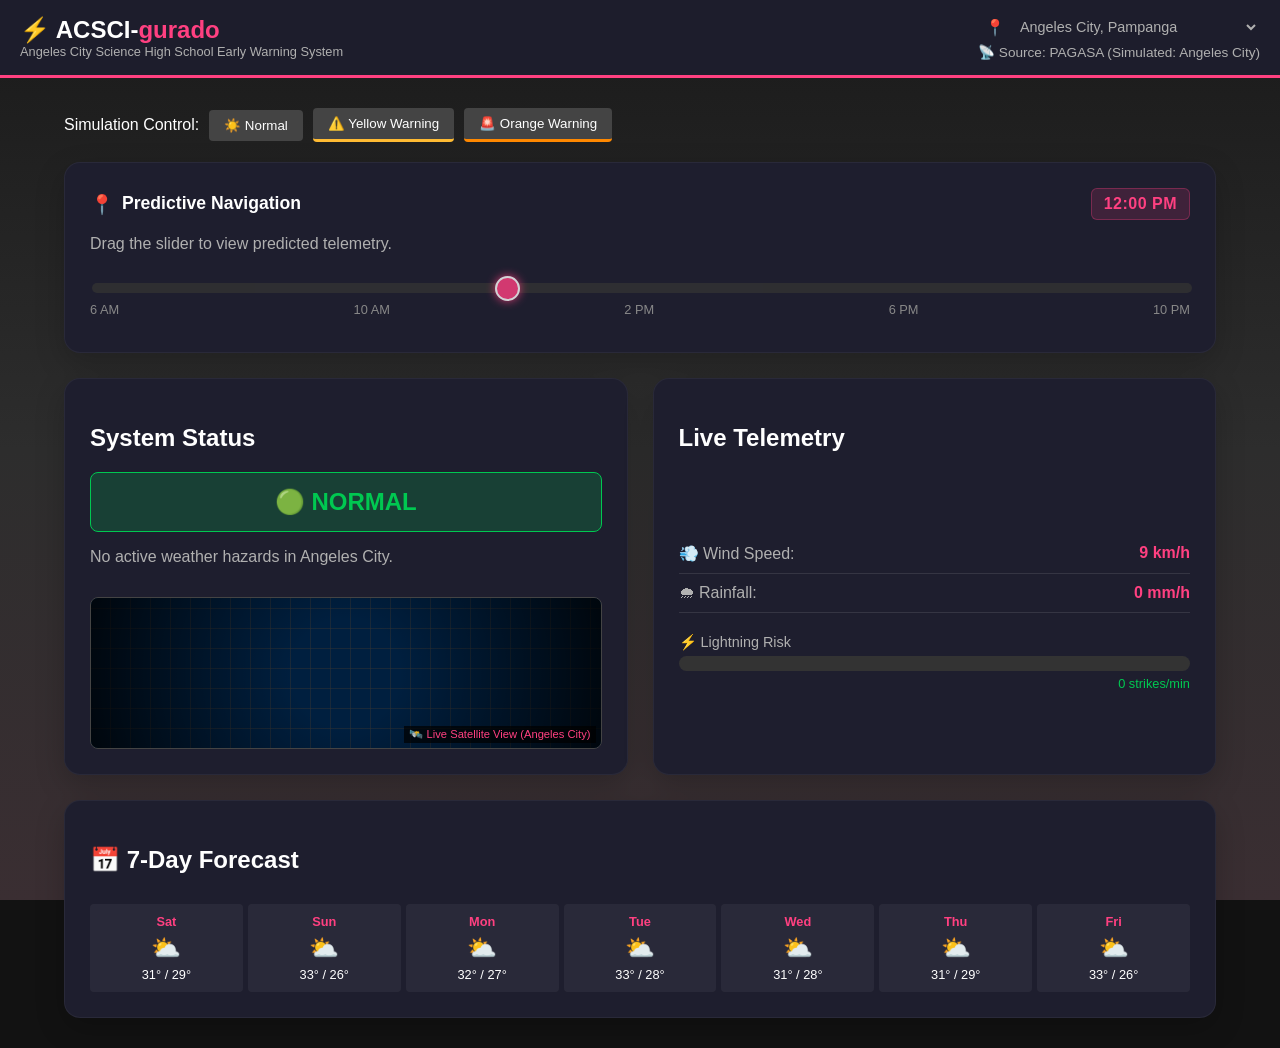
<file: index.html>
<!DOCTYPE html>
<html lang="en">
<head>
    <meta charset="UTF-8">
    <meta name="viewport" content="width=device-width, initial-scale=1.0">
    <title>ACSCI-gurado | Thunderstorm Alert System</title>
    <link rel="stylesheet" href="style.css">
</head>
<body>

    <div id="storm-container">
        <div id="lightning-layer" class="lightning-flash"></div>
        <div id="rain-layer" class="rain"></div>
    </div>

    <header>
        <div class="logo-area">
            <h1>⚡ ACSCI-<span>gurado</span></h1>
            <p class="subtitle">Angeles City Science High School Early Warning System</p>
        </div>
        <div class="header-info">
            <div class="location-wrapper">
                <span class="loc-icon">📍</span>
                <select id="location-select" onchange="updateLocation(this.value)">
                    <option value="Angeles City, Pampanga">Angeles City, Pampanga</option>
                    <option value="City of San Fernando, Pampanga">San Fernando, Pampanga</option>
                    <option value="Mabalacat City, Pampanga">Mabalacat City, Pampanga</option>
                    <option value="Manila, Metro Manila">Manila, Metro Manila</option>
                    <option value="Quezon City, Metro Manila">Quezon City, Metro Manila</option>
                    <option value="Baguio City, Benguet">Baguio City, Benguet</option>
                    <option value="Tagaytay City, Cavite">Tagaytay City, Cavite</option>
                    <option value="Cebu City, Cebu">Cebu City, Cebu</option>
                    <option value="Davao City, Davao del Sur">Davao City, Davao del Sur</option>
                </select>
            </div>
            <div id="data-source">📡 Source: PAGASA (Simulated)</div>
        </div>
    </header>

    <div class="container">
        
        <div class="controls">
            <span class="control-label">Simulation Control:</span>
            <button class="btn-control" onclick="setWeather('clear')">☀️ Normal</button>
            <button class="btn-control btn-yellow" onclick="setWeather('yellow')">⚠️ Yellow Warning</button>
            <button class="btn-control btn-orange" onclick="setWeather('orange')">🚨 Orange Warning</button>
        </div>

      <div class="dashboard">
            
            <div class="card span-full">
                <div class="nav-header">
                    <div class="nav-title">
                        <span class="nav-icon">📍</span>
                        <h2>Predictive Navigation</h2>
                    </div>
                    <span id="time-display">6:00 AM</span>
                </div>

                <p class="nav-subtitle" style="color: var(--text-sec); margin-top: 0;">
                    Drag the slider to view predicted telemetry.
                </p>
                
                <div class="timeline-container">
                    <input type="range" id="time-slider" min="6" max="22" value="12" step="0.5" oninput="updateSimulation(this.value)">
                    <div class="timeline-labels">
                        <span>6 AM</span>
                        <span>10 AM</span>
                        <span>2 PM</span>
                        <span>6 PM</span>
                        <span>10 PM</span>
                    </div>
                </div>
            </div>

            <div class="card">
                <div>
                    <h2>System Status</h2>
                    <div id="status-badge" class="status-badge safe">
                        🟢 NORMAL
                    </div>
                    <p id="status-desc" style="color: var(--text-sec);">No active weather hazards in Angeles City.</p>
                </div>
                
                <div class="satellite-map">
                    <div class="map-overlay" id="map-overlay"></div>
                    <span class="map-label">🛰️ Live Satellite View (Angeles City)</span>
                </div>
            </div>

            <div class="card">
                <h2>Live Telemetry</h2>
                
                <div style="flex-grow: 1; display: flex; flex-direction: column; justify-content: center;">
                    <div class="metric-row" style="margin-top: 15px; display: flex; justify-content: space-between; border-bottom: 1px solid rgba(255,255,255,0.1); padding-bottom: 10px;">
                        <span style="color: var(--text-sec);">💨 Wind Speed:</span>
                        <span id="wind-speed" style="font-weight: bold; color: var(--primary);">12 km/h</span>
                    </div>
                    <div class="metric-row" style="margin-top: 10px; display: flex; justify-content: space-between; border-bottom: 1px solid rgba(255,255,255,0.1); padding-bottom: 10px;">
                        <span style="color: var(--text-sec);">🌧 Rainfall:</span>
                        <span id="rainfall" style="font-weight: bold; color: var(--primary);">0 mm/h</span>
                    </div>
                    
                    <div class="meter-container" style="margin-top: 20px;">
                        <label style="font-size: 0.9rem; color: var(--text-sec);">⚡ Lightning Risk</label>
                        <div class="meter-bar" style="margin-top: 5px;">
                            <div id="lightning-meter" class="meter-fill"></div>
                        </div>
                        <div id="lightning-val" class="meter-value" style="text-align: right; font-size: 0.8rem; margin-top: 5px; color: var(--safe);">Low Risk</div>
                    </div>
                </div>
            </div>

            <div class="card span-full">
                <h2>📅 7-Day Forecast</h2>
                <div class="forecast-grid" id="forecast-container">
                    </div>
            </div>

        </div>

    <div id="alert-modal" class="modal hidden">
        <div class="modal-content">
            <span class="close-btn" onclick="closeModal()" style="position: absolute; right: 20px; top: 15px; font-size: 1.5rem; cursor: pointer;">&times;</span>
            <div class="alert-icon">⚠️</div>
            <h2 id="modal-title">THUNDERSTORM ALERT</h2>
            <p id="modal-message">Heavy rain detected. Seek shelter immediately.</p>
            <button class="btn-acknowledge" onclick="closeModal()">I Acknowledge</button>
        </div>
    </div>

    <audio id="sound-alert" src="https://assets.mixkit.co/sfx/preview/mixkit-software-interface-start-2574.mp3"></audio>
    <audio id="sound-alarm" src="https://assets.mixkit.co/sfx/preview/mixkit-alarm-tone-996.mp3"></audio>

    <script src="script.js"></script>
</body>
</html>
</file>
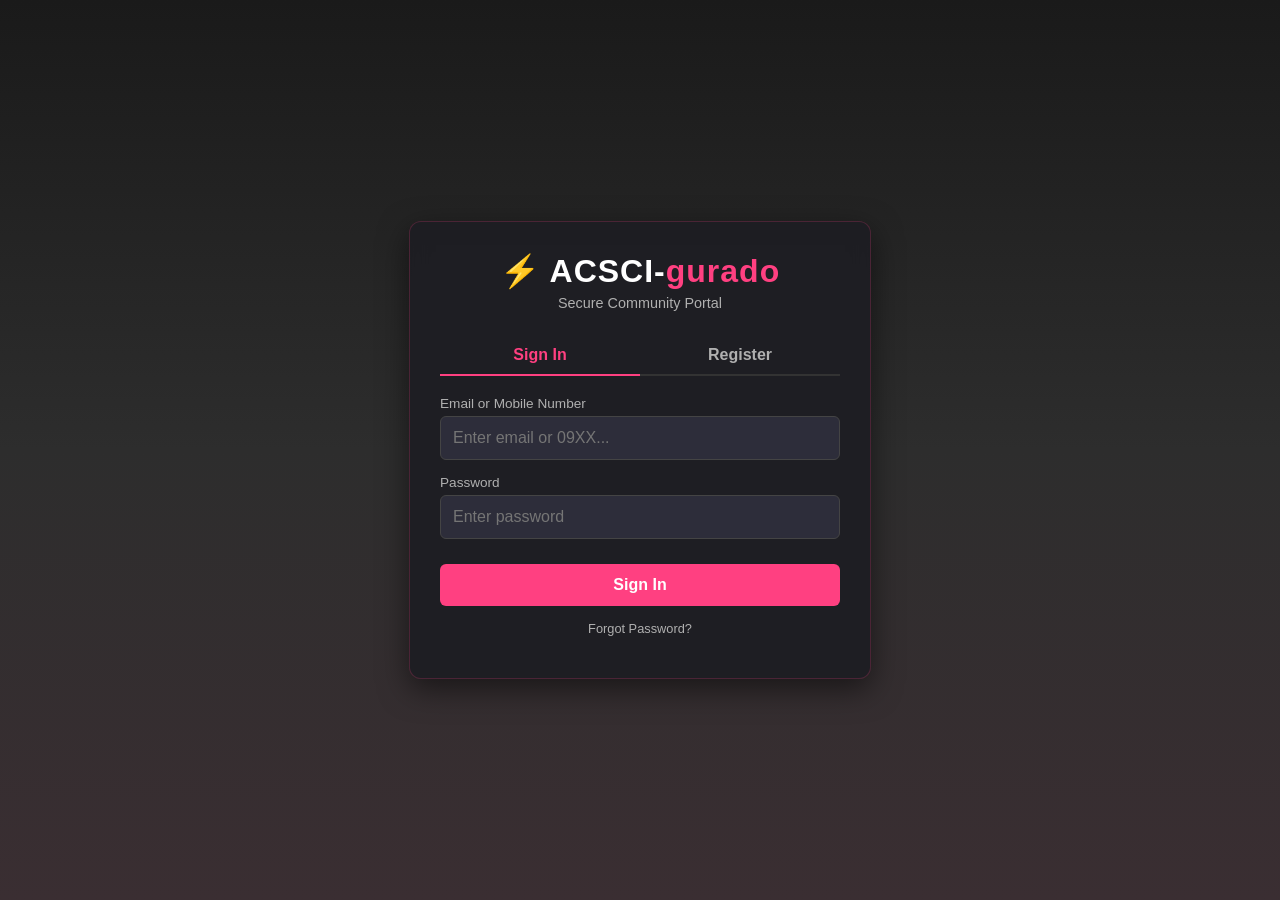
<file: login.html>
<!DOCTYPE html>
<html lang="en">
<head>
    <meta charset="UTF-8">
    <meta name="viewport" content="width=device-width, initial-scale=1.0">
    <title>Login | ACSCI-gurado Alert System</title>
    <link rel="stylesheet" href="login.css">
    
    <style>
        /* Utility class to hide forms */
        .hidden { display: none !important; }

        /* Styles for the Privacy Statement Box */
        .legal-scroll-box {
            background: rgba(0, 0, 0, 0.3);
            border: 1px solid #444;
            border-radius: 6px;
            padding: 10px;
            height: 120px; /* Fixed height to keep layout clean */
            overflow-y: auto; /* Adds scrollbar for long text */
            font-size: 0.75rem;
            color: #ccc;
            line-height: 1.4;
            margin-bottom: 10px;
            text-align: justify;
        }

        /* Custom Scrollbar Styling */
        .legal-scroll-box::-webkit-scrollbar { width: 6px; }
        .legal-scroll-box::-webkit-scrollbar-track { background: #2a2a3e; }
        .legal-scroll-box::-webkit-scrollbar-thumb { background: #555; border-radius: 3px; }
    </style>
</head>
<body>

    <div id="storm-container"></div>

    <div class="auth-container">
        
        <div class="auth-header">
            <h1>⚡ ACSCI-<span>gurado</span></h1>
            <p>Secure Community Portal</p>
        </div>

        <div class="auth-tabs">
            <div class="auth-tab active" id="tab-login" onclick="switchTab('login')">Sign In</div>
            <div class="auth-tab" id="tab-register" onclick="switchTab('register')">Register</div>
        </div>

        <form id="login-form" class="auth-form active" onsubmit="handleLogin(event)">
            <div class="input-group">
                <label>Email or Mobile Number</label>
                <input type="text" name="phone" placeholder="Enter email or 09XX..." required>
            </div>
            <div class="input-group">
                <label>Password</label>
                <input type="password" name="password" placeholder="Enter password" required>
            </div>
            <button type="submit" class="btn-submit">Sign In</button>
            <p style="text-align: center; font-size: 0.8rem; margin-top: 15px;">
                <a href="#" style="color: var(--text-sec); text-decoration: none;">Forgot Password?</a>
            </p>
        </form>

        <form id="register-form" class="auth-form" onsubmit="handleRegister(event)">
            <div class="input-group">
                <label>Full Name</label>
                <input type="text" name="name" placeholder="Juan Dela Cruz" required>
            </div>
            
            <div class="input-group">
                <label>Role</label>
                <select name="role" required style="width: 100%; padding: 12px; background: #2a2a3e; border: 1px solid #444; color: white; border-radius: 6px;">
                    <option value="" disabled selected>Select Role</option>
                    <option value="student">Student</option>
                    <option value="teacher">Teacher</option>
                    <option value="staff">Staff</option>
                    <option value="admin">Admin</option>
                </select>
            </div>

            <div class="input-group">
                <label>Email Address (For Weather Alerts)</label>
                <input type="email" name="email" placeholder="student@acsci.edu.ph" required>
            </div>

            <div class="input-group">
                <label>Mobile Number (For SMS Alerts)</label>
                <input type="tel" name="phone" placeholder="09XXXXXXXXX" required pattern="[0-9]{11}" title="Must be an 11-digit number">
            </div>
            
            <div class="input-group">
                <label>Password</label>
                <input type="password" name="password" placeholder="Create password" required>
            </div>

            <div class="input-group" style="margin-top: 20px;">
                <label style="color: #ffbb33; margin-bottom: 8px;">Data Privacy Consent</label>
                
                <div class="legal-scroll-box">
                    <p style="margin: 0;">
                        By registering on the Thunderstorm Alert Website System, you voluntarily provide your personal information, such as your name, email address, and other necessary details, for the purpose of creating your account and delivering thunderstorm alerts and related notifications. In compliance with the Data Privacy Act of 2012 (Republic Act No. 10173), all information collected will be used strictly for system functionality, safety notifications, and academic research purposes. Your data will be kept confidential, securely stored, and protected from unauthorized access, and it will not be shared, sold, or disclosed to third parties without your consent, unless required by law. Only authorized personnel will have access to your information, and your identity will remain protected. By registering, you confirm that the information you provide is accurate and that you give your consent for the collection and use of your data for the stated purposes.
                    </p>
                </div>

                <div class="privacy-check">
                    <input type="checkbox" id="reg-consent" required>
                    <label for="reg-consent" style="cursor: pointer;">
                        I have read and agree to the <strong>Data Privacy Statement</strong> above.
                    </label>
                </div>
            </div>

            <button type="submit" class="btn-submit">Create Account</button>
        </form>

    </div>

    <script src="login.js"></script>
</body>
</html>
</file>
<file: style.css>
/* --- VARIABLES (Pink & Gray Theme) --- */
:root {
    /* Primary Brand Color: Vibrant Pink */
    --primary: #ff4081;     
    
    /* Secondary/Hover Color: Darker Pink */
    --primary-hover: #c60055;

    /* Status Colors (Keep these standard for safety) */
    --safe: #00c851;
    --yellow: #ffbb33; /* Warning Level */
    --orange: #ff8800; /* Severe Level */
    --danger: #ff4444; /* Critical/Error */

    /* Backgrounds: Gray Scale */
    --dark-bg: #121212;     /* Main Body Background */
    --panel-bg: #1e1e2e;    /* Card/Header Background */
    
    /* Text Colors */
    --text-main: #ffffff;
    --text-sec: #b0b0b0;
}

body {
    margin: 0;
    padding: 0;
    font-family: 'Segoe UI', sans-serif;
    background-color: var(--dark-bg);
    color: var(--text-main);
    overflow-x: hidden;
}

/* --- ANIMATED BACKGROUNDS (Adjusted for Dark Gray Theme) --- */
#storm-container {
    position: fixed;
    top: 0; left: 0; width: 100%; height: 100%;
    z-index: -1;
    pointer-events: none;
    background: linear-gradient(to bottom, #1a1a1a, #2d2d2d, #3a2e32);
}

.lightning-flash {
    position: absolute; width: 100%; height: 100%;
    background-color: #fff; opacity: 0;
}
.flash-active { animation: flash 1.5s infinite; }

@keyframes flash {
    0%, 90% { opacity: 0; }
    92% { opacity: 0.6; }
    94% { opacity: 0; }
}

.rain {
    position: absolute; width: 100%; height: 100%;
    background: url('');
    opacity: 0; transition: opacity 1s;
    animation: rain 0.5s linear infinite;
}
@keyframes rain { 100% { background-position: 20% 100%; } }

/* --- HEADER --- */
header {
    background: rgba(30, 30, 46, 0.95);
    padding: 15px 20px;
    display: flex;
    justify-content: space-between;
    align-items: center;
    border-bottom: 3px solid var(--primary);
    flex-wrap: wrap;
}
header h1 { margin: 0; font-size: 1.5rem; }
header h1 span { color: var(--primary); }
.subtitle { font-size: 0.8rem; color: var(--text-sec); margin: 0; }
.header-info { text-align: right; font-size: 0.85rem; color: var(--text-sec); }

/* --- HEADER LOCATION DROPDOWN --- */
.location-wrapper {
    display: flex;
    align-items: center;
    gap: 5px;
    margin-bottom: 5px;
    justify-content: flex-end; 
}

.loc-icon {
    font-size: 1rem;
    color: var(--primary); /* Icon is Pink */
}

#location-select {
    background-color: transparent;
    color: var(--text-sec);
    border: 1px solid transparent;
    font-family: inherit;
    font-size: 0.9rem;
    cursor: pointer;
    padding: 2px 5px;
    border-radius: 4px;
    transition: all 0.2s;
    width: 250px; 
    text-overflow: ellipsis;
}

#location-select:hover {
    background-color: rgba(255, 255, 255, 0.1);
    border: 1px solid rgba(255, 64, 129, 0.3); 
    color: #fff;
}

#location-select:focus {
    outline: none;
    border: 1px solid var(--primary); 
}

#location-select option {
    background-color: #1e1e2e;
    color: #fff;
    padding: 10px;
}

/* --- DASHBOARD --- */

.container {
    max-width: 1400px;
    width: 90%;        
    margin: 0 auto;    
    padding: 30px 0;   
}
/* 2. Grid Layout with specific gaps */
.dashboard {
    display: grid;
    grid-template-columns: 1fr 1fr; 
    gap: 25px; 
    margin-top: 20px;
}

/* 3. Card Styling updates */
.card {
    background: var(--panel-bg);
    padding: 25px;
    border-radius: 16px;
    box-shadow: 0 10px 30px rgba(0,0,0,0.2);
    border: 1px solid rgba(255, 255, 255, 0.05);
    
    /* Flex settings for height consistency */
    display: flex;
    flex-direction: column;
    justify-content: space-between;
    height: 100%; 
    box-sizing: border-box;
}

/* 4. Full Width utility */
.span-full {
    grid-column: 1 / -1;
}

/* --- MOBILE RESPONSIVENESS --- */
@media (max-width: 1024px) {
    .container {
        width: 95%; 
    }
    
    .dashboard {
        grid-template-columns: 1fr; 
        gap: 20px;
    }
}
/* --- STATUS BADGE --- */
.status-badge {
    padding: 15px;
    text-align: center;
    font-size: 1.5rem;
    font-weight: bold;
    border-radius: 8px;
    margin: 10px 0;
    transition: all 0.3s;
}
.safe { background: rgba(0, 200, 81, 0.2); color: var(--safe); border: 1px solid var(--safe); }
.yellow { background: rgba(255, 187, 51, 0.2); color: var(--yellow); border: 1px solid var(--yellow); animation: pulse 2s infinite; }
.orange { background: rgba(255, 136, 0, 0.2); color: var(--orange); border: 1px solid var(--orange); animation: pulse 1s infinite; }

@keyframes pulse { 50% { opacity: 0.6; } }

/* --- SATELLITE MAP --- */
.satellite-map {
    height: 150px;
    background: #001f3f;
    border-radius: 8px;
    position: relative;
    overflow: hidden;
    margin-top: 15px;
    border: 1px solid #444;
}
.map-overlay {
    width: 100%; height: 100%;
    background: radial-gradient(circle, transparent 20%, rgba(0,0,0,0.8) 100%),
                repeating-linear-gradient(0deg, transparent 0, transparent 19px, #333 20px),
                repeating-linear-gradient(90deg, transparent 0, transparent 19px, #333 20px);
}
.map-label {
    position: absolute; bottom: 5px; right: 5px;
    font-size: 0.7rem; background: rgba(0,0,0,0.7); padding: 2px 5px;
    color: var(--primary); 
}
.storm-blob {
    position: absolute; width: 80px; height: 80px;
    background: radial-gradient(circle, var(--orange), transparent);
    border-radius: 50%; top: 20%; left: -20%;
    opacity: 0.6;
    transition: left 1s;
}

/* --- FORMS & METERS --- */
.meter-bar { height: 15px; background: #333; border-radius: 10px; overflow: hidden; }
.meter-fill { height: 100%; width: 0%; transition: width 0.5s, background-color 0.5s; }

.alert-form input[type="text"],
.alert-form input[type="tel"],
.alert-form input[type="email"] { 
    width: 100%; 
    padding: 10px; 
    margin-bottom: 10px; 
    background: #2a2a3e; 
    border: 1px solid #444; 
    color: white; 
    border-radius: 4px;
    box-sizing: border-box; 
}

.alert-form input:focus {
    outline: none;
    border-color: var(--primary); 
}

.alert-form button { 
    width: 100%; 
    padding: 10px; 
    background: var(--primary); 
    border: none; 
    border-radius: 4px; 
    cursor: pointer; 
    font-weight: bold;
    transition: background 0.3s;
}

.alert-form button:hover {
    background: var(--primary-hover);
}

.privacy-check { 
    display: flex; 
    align-items: flex-start; 
    gap: 10px; 
    margin-bottom: 15px; 
    font-size: 0.85rem;
    color: #ccc;
    line-height: 1.4;
}

.privacy-check input[type="checkbox"] {
    width: auto;       
    margin: 0;         
    margin-top: 3px;   
    min-width: 16px;   
    height: 16px;
    cursor: pointer;
    accent-color: var(--primary); 
}

/* --- CONTROLS --- */
.controls { display: flex; gap: 10px; flex-wrap: wrap; align-items: center; margin-bottom: 20px; }
.btn-control { padding: 8px 15px; background: #444; color: white; border: none; cursor: pointer; border-radius: 4px; }
.btn-yellow { border-bottom: 3px solid var(--yellow); }
.btn-orange { border-bottom: 3px solid var(--orange); }

/* --- ALERT MODAL --- */
.modal {
    position: fixed; top: 0; left: 0; width: 100%; height: 100%;
    background: rgba(0,0,0,0.8);
    display: flex; justify-content: center; align-items: center;
    z-index: 1000;
}
.modal.hidden { display: none; }
.modal-content {
    background: #2a2a3e; padding: 30px; border-radius: 10px;
    text-align: center; max-width: 400px; width: 90%;
    border: 2px solid var(--danger);
    box-shadow: 0 0 30px var(--danger);
}
.alert-icon { font-size: 3rem; margin-bottom: 10px; }
.btn-acknowledge { background: var(--danger); margin-top: 15px; }

/* --- FORECAST GRID --- */
.forecast-grid { display: grid; grid-template-columns: repeat(auto-fit, minmax(70px, 1fr)); gap: 5px; margin-top: 10px; }
.day-card { background: rgba(255,255,255,0.05); padding: 10px; text-align: center; border-radius: 4px; font-size: 0.8rem; }

/* --- TIMELINE SLIDER --- */
.timeline-container {
    padding: 10px 0;
}

#time-slider {
    -webkit-appearance: none;
    width: 100%;
    height: 10px;
    background: #333;
    border-radius: 5px;
    outline: none;
    opacity: 0.8;
    transition: opacity .2s;
    cursor: pointer;
}

#time-slider:hover {
    opacity: 1;
}

#time-slider::-webkit-slider-thumb {
    -webkit-appearance: none;
    appearance: none;
    width: 25px;
    height: 25px;
    background: var(--primary); 
    border: 2px solid white;
    border-radius: 50%;
    cursor: pointer;
    box-shadow: 0 0 10px var(--primary); 
}

.timeline-labels {
    display: flex;
    justify-content: space-between;
    font-size: 0.8rem;
    color: #888;
    margin-top: 5px;
}

/* --- FIXED NAV HEADER --- */
.nav-header {
    display: flex;
    justify-content: space-between;
    align-items: center;
    margin-bottom: 15px;
    gap: 10px; 
}

.nav-title {
    display: flex;
    align-items: center;
    gap: 8px; 
    flex: 1; 
}

.nav-icon {
    font-size: 1.2rem; 
    color: var(--primary); 
}

.nav-title h2 {
    margin: 0;
    font-size: 1.1rem; 
    font-weight: 700;
    white-space: nowrap; 
    line-height: 1;
}

/* The Time Badge */
#time-display {
    font-size: 1rem;
    font-weight: bold;
    color: var(--primary); 
    background: rgba(255, 64, 129, 0.15);
    padding: 6px 12px;
    border-radius: 6px;
    white-space: nowrap;
    letter-spacing: 0.5px;
    border: 1px solid rgba(255, 64, 129, 0.3); 
}

/* Responsive Fix */
@media (max-width: 400px) {
    .nav-title h2 {
        font-size: 0.95rem; 
    }
    .nav-header {
        margin-bottom: 10px;
    }
}

/* --- BACKGROUND FIX --- */
#storm-container, #storm-container * {
    pointer-events: none; 
}
</file>
<file: login.css>
/* --- PINK & GRAY THEME: LOGIN --- */
:root {
    /* Main Theme Colors */
    --primary: #ff4081;       
    --primary-hover: #c60055; 
    --accent-gray: #2d2d3a;   

    /* Status Colors (Kept for alerts) */
    --safe: #00C851;
    --yellow: #ffbb33;
    --orange: #ff8800;
    --danger: #ff4444;

    /* Backgrounds */
    --dark-bg: #121212;       
    --panel-bg: rgba(30, 30, 35, 0.95); 

    /* Text */
    --text-main: #ffffff;
    --text-sec: #b0b0b0;
}

body {
    margin: 0;
    padding: 0;
    font-family: 'Segoe UI', Tahoma, Geneva, Verdana, sans-serif;
    background-color: var(--dark-bg);
    color: var(--text-main);
    height: 100vh;
    display: flex;
    justify-content: center;
    align-items: center;
    overflow: hidden;
}

/* --- BACKGROUND ANIMATIONS (Gray Theme) --- */
#storm-container {
    position: fixed;
    top: 0; left: 0; width: 100%; height: 100%;
    z-index: -1;
    pointer-events: none; 
    background: linear-gradient(to bottom, #1a1a1a, #2d2d2d, #3a2e32);
}

/* --- AUTH BOX LAYOUT --- */
.auth-container {
    background: var(--panel-bg);
    width: 100%;
    max-width: 400px;
    padding: 30px;
    border-radius: 12px;
    box-shadow: 0 10px 30px rgba(0, 0, 0, 0.5);
    border: 1px solid rgba(255, 64, 129, 0.2);
    backdrop-filter: blur(10px);
    position: relative;
}

.auth-header {
    text-align: center;
    margin-bottom: 25px;
}

.auth-header h1 {
    margin: 0;
    font-size: 2rem;
    letter-spacing: 1px;
    color: white;
}

/* The "gurado" text is now Pink */
.auth-header h1 span {
    color: var(--primary);
}

.auth-header p {
    color: var(--text-sec);
    font-size: 0.9rem;
    margin-top: 5px;
}

/* --- TOGGLE TABS --- */
.auth-tabs {
    display: flex;
    margin-bottom: 20px;
    border-bottom: 2px solid #333;
}

.auth-tab {
    flex: 1;
    text-align: center;
    padding: 10px;
    cursor: pointer;
    color: var(--text-sec);
    font-weight: bold;
    transition: all 0.3s ease;
}

/* Active Tab is now Pink */
.auth-tab.active {
    color: var(--primary);
    border-bottom: 2px solid var(--primary);
    margin-bottom: -2px;
}

/* --- FORMS --- */
.auth-form {
    display: none;
    animation: fadeIn 0.4s ease;
}

.auth-form.active {
    display: block;
}

@keyframes fadeIn {
    from { opacity: 0; transform: translateY(10px); }
    to { opacity: 1; transform: translateY(0); }
}

.input-group {
    margin-bottom: 15px;
}

.input-group label {
    display: block;
    font-size: 0.85rem;
    margin-bottom: 5px;
    color: var(--text-sec);
}

/* Unified styling for all text inputs */
.input-group input[type="text"],
.input-group input[type="email"],
.input-group input[type="password"],
.input-group input[type="tel"],
.input-group select {
    width: 100%;
    padding: 12px;
    background: var(--accent-gray);
    border: 1px solid #444;
    color: white;
    border-radius: 6px;
    box-sizing: border-box;
    font-size: 1rem;
    transition: border 0.3s;
}

.input-group input:focus,
.input-group select:focus {
    outline: none;
    border-color: var(--primary); 
}

/* --- BUTTONS & EXTRAS --- */
.btn-submit {
    width: 100%;
    padding: 12px;
    background: var(--primary); 
    color: white;
    border: none;
    border-radius: 6px;
    font-size: 1rem;
    font-weight: bold;
    cursor: pointer;
    transition: background 0.3s, transform 0.1s;
    margin-top: 10px;
}

.btn-submit:hover { 
    background: var(--primary-hover); 
}

.btn-submit:active { 
    transform: scale(0.98); 
}

/* Checkbox Section */
.privacy-check {
    display: flex;
    align-items: flex-start;
    gap: 10px;
    margin: 15px 0;
    font-size: 0.8rem;
    color: #ccc;
    line-height: 1.4;
}

.privacy-check input[type="checkbox"] {
    margin-top: 3px;
    cursor: pointer;
    min-width: 16px;
    height: 16px;
    accent-color: var(--primary); 
}

.privacy-check a {
    color: var(--primary); 
    text-decoration: none;
}

.privacy-check a:hover {
    text-decoration: underline;
}

/* Background Fix for Clicks */
#storm-container, #storm-container * {
    pointer-events: none; 
}
</file>
